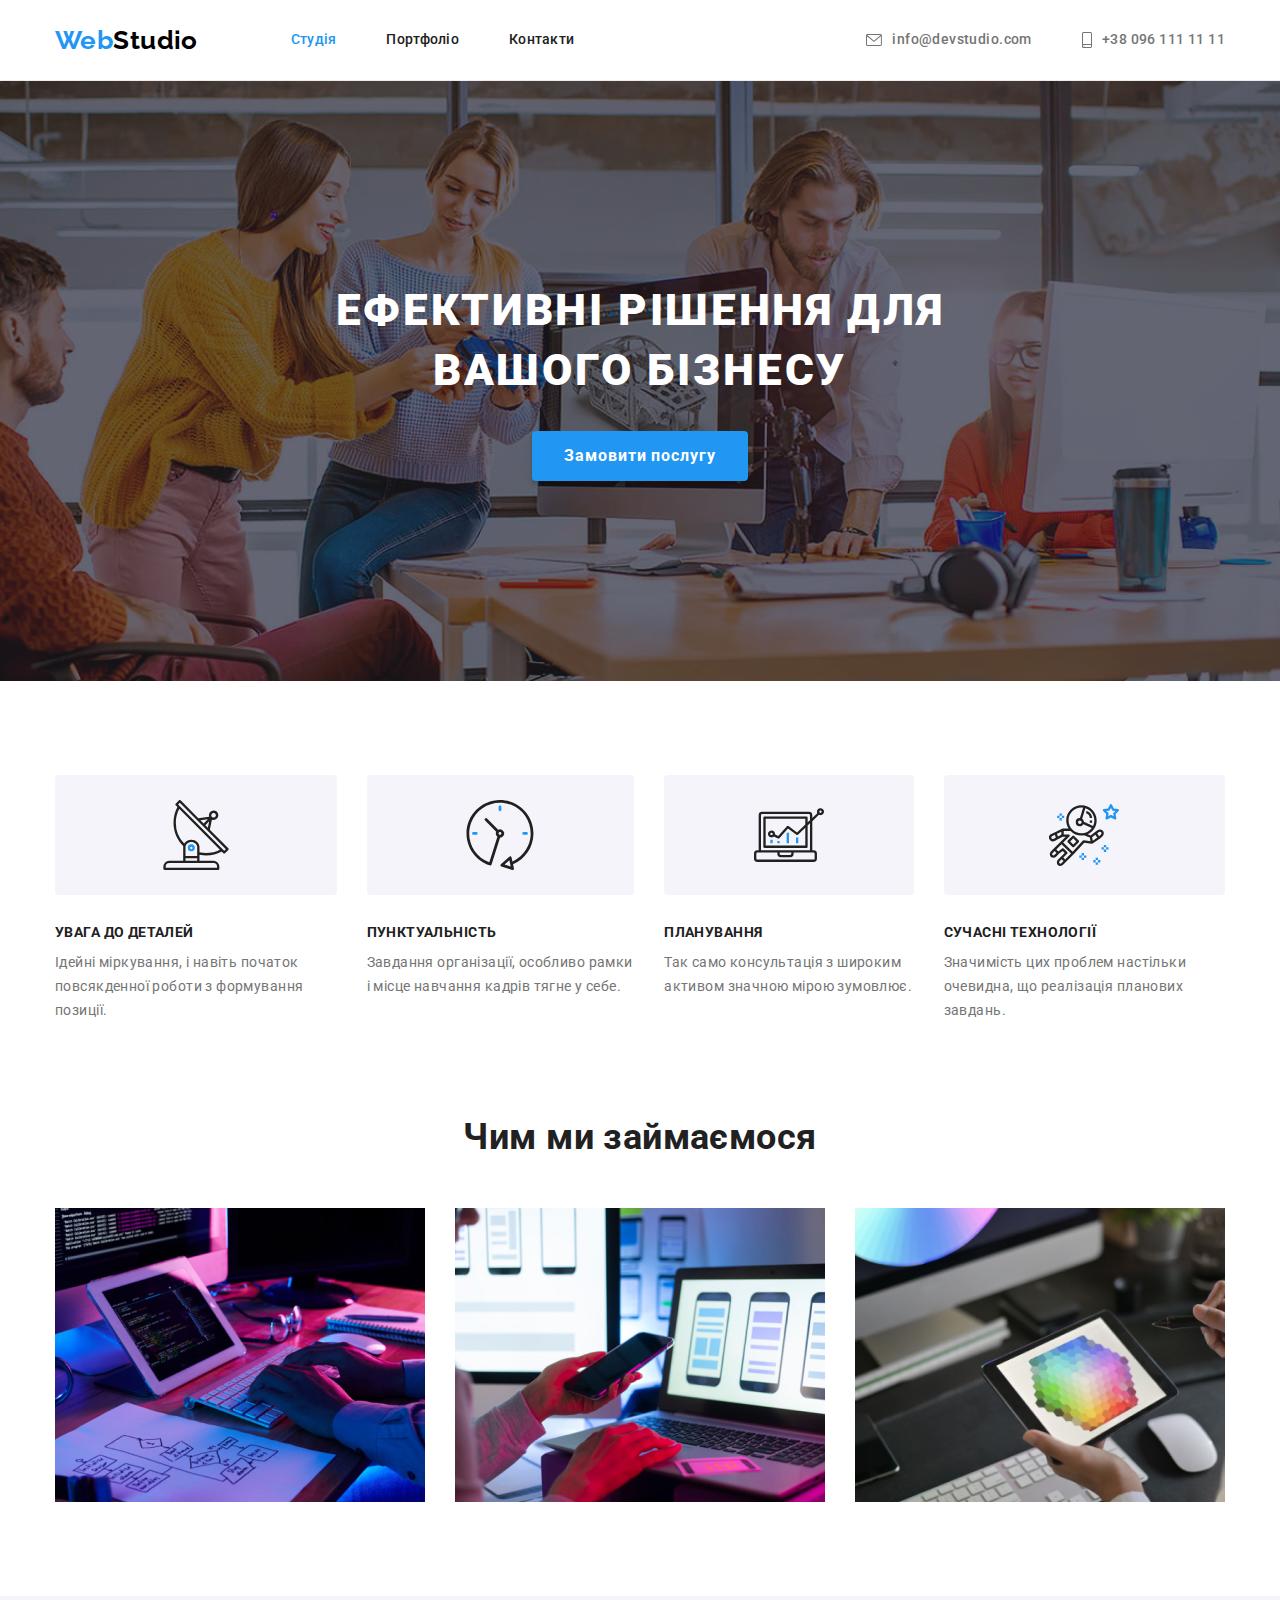
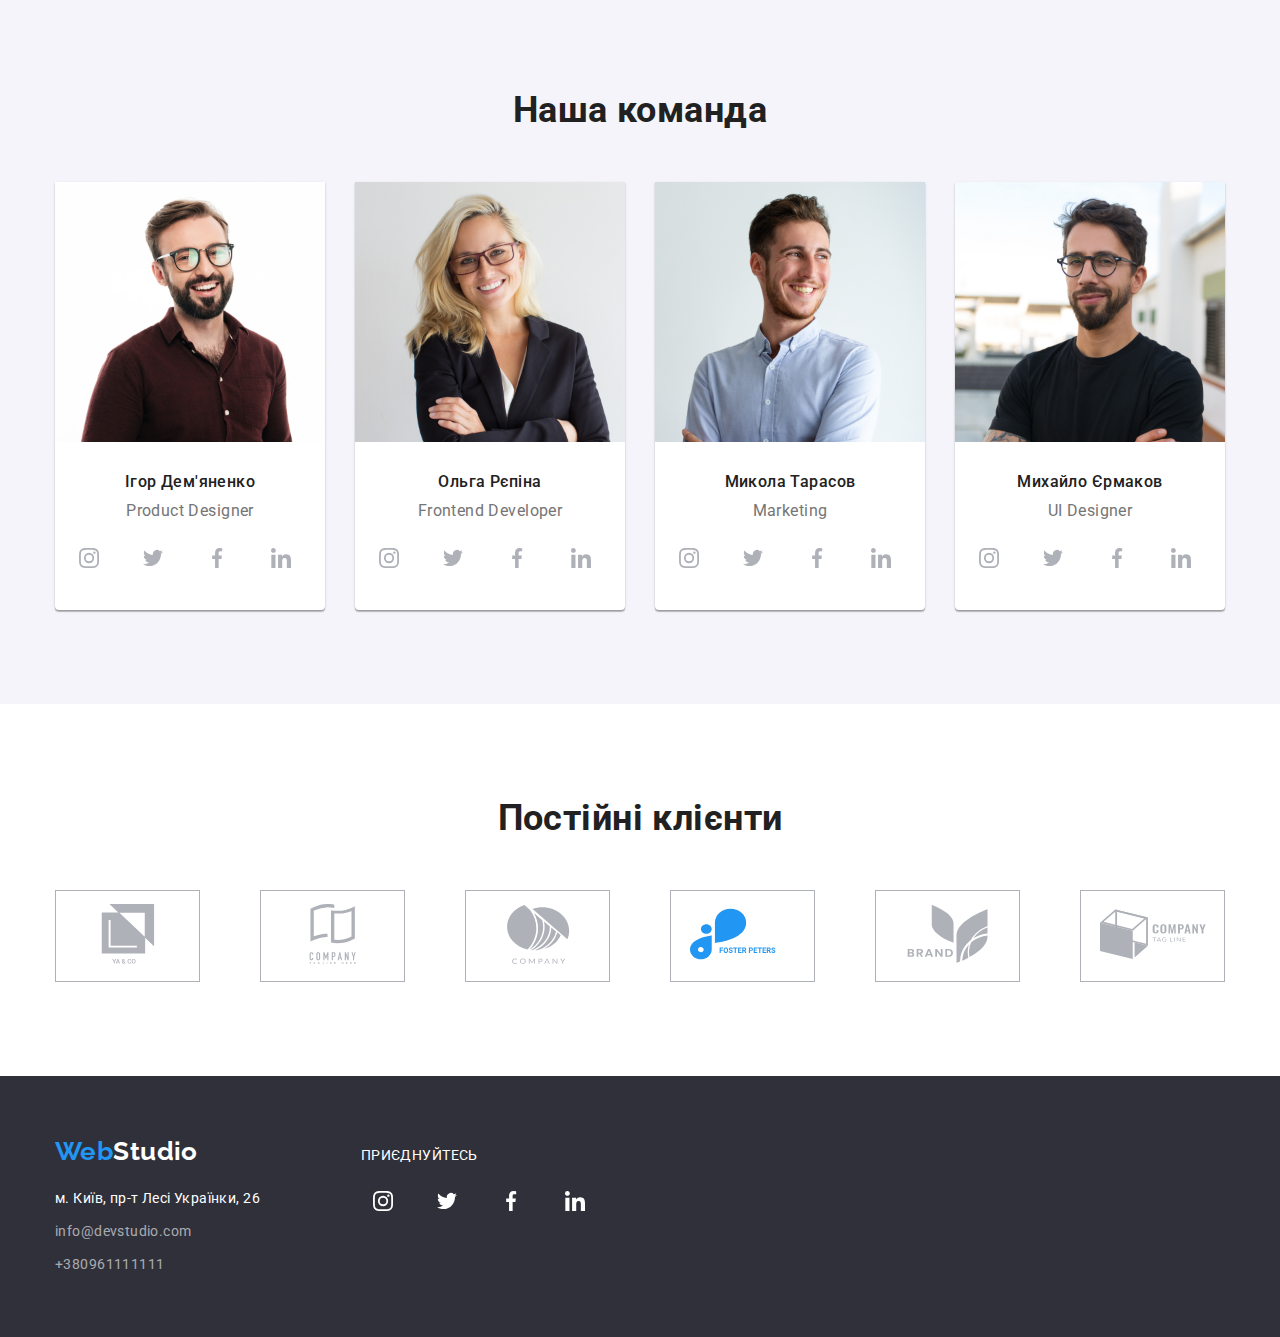
<file: index.html>
<!DOCTYPE html>
<html lang="en">
  <head>
    <meta charset="UTF-8" />
    <meta http-equiv="X-UA-Compatible" content="IE=edge" />
    <meta name="viewport" content="width=device-width, initial-scale=1.0" />
    <title>Document</title>
    <link rel="preconnect" href="https://fonts.googleapis.com" />
    <link rel="preconnect" href="https://fonts.gstatic.com" crossorigin />
    <link
      href="https://fonts.googleapis.com/css2?family=Raleway:wght@700&family=Roboto:wght@400;500;700;900&display=swap"
      rel="stylesheet"
    />
    <link
      rel="stylesheet"
      href="https://cdnjs.cloudflare.com/ajax/libs/modern-normalize/1.1.0/modern-normalize.min.css"
    />
    <link rel="stylesheet" href="./css/styles.css" />
  </head>
  <body>
    <header class="page-header">
      <div class="container">
        <nav class="nav">
          <a href="./index.html" class="logo-web"
            >Web<span class="logo-studio">Studio</span></a
          >
          <ul class="site-nav list">
            <li class="item">
              <a href="./index.html" class="link current">Студія</a>
            </li>
            <li class="item">
              <a href="./portfolio.html" class="link">Портфоліо</a>
            </li>
            <li class="item"><a href="" class="link">Контакти</a></li>
          </ul>
        </nav>

        <ul class="auth-nav list">
          <li class="item">
            <a href="mailto:info@devstudio.com" class="link">
              <svg class="icon-mail">
                <use href="./img/sprite.svg#icon-mail"></use></svg
              >info@devstudio.com
            </a>
          </li>
          <li class="item">
            <a href="tel:+380961111111" class="link">
              <svg class="icon-phone">
                <use href="./img/sprite.svg#icon-phone"></use></svg
              >+38 096 111 11 11</a
            >
          </li>
        </ul>
      </div>
    </header>
    <main>
      <section class="hero">
        <div class="container">
          <h1 class="hero-title">Ефективні рішення для вашого бізнесу</h1>
          <button type="button" class="button primary">Замовити послугу</button>
        </div>
      </section>

      <section class="section">
        <div class="container">
          <h2 class="section-title visually-hidden">
            Приклади ефективних рішень
          </h2>
          <ul class="feature-list list">
            <li class="item">
              <div class="icons">
                <svg class="icon" width="70" hight="70">
                  <use href="./img/sprite.svg#icon-antenna"></use>
                </svg>
              </div>

              <h3 class="title">Увага до деталей</h3>
              <p class="text">
                Ідейні міркування, і навіть початок повсякденної роботи з
                формування позиції.
              </p>
            </li>
            <li class="item">
              <div class="icons">
                <svg class="icon" width="70" hight="70">
                  <use href="./img/sprite.svg#icon-clock"></use>
                </svg>
              </div>

              <h3 class="title">Пунктуальність</h3>
              <p class="text">
                Завдання організації, особливо рамки і місце навчання кадрів
                тягне у себе.
              </p>
            </li>
            <li class="item">
              <div class="icons">
                <svg class="icon" width="70" hight="70">
                  <use href="./img/sprite.svg#icon-diagram"></use>
                </svg>
              </div>

              <h3 class="title">Планування</h3>
              <p class="text">
                Так само консультація з широким активом значною мірою зумовлює.
              </p>
            </li>
            <li class="item">
              <div class="icons">
                <svg class="icon" width="70" height="70">
                  <use href="./img/sprite.svg#icon-astronaut"></use>
                </svg>
              </div>

              <h3 class="title">Сучасні технології</h3>
              <p class="text">
                Значимість цих проблем настільки очевидна, що реалізація
                планових завдань.
              </p>
            </li>
          </ul>
        </div>
      </section>

      <section class="section work">
        <div class="container">
          <h2 class="section-title ex">Чим ми займаємося</h2>
          <ul class="examples list">
            <li class="item">
              <img src="./img/box1.jpg" alt="Створення сайтів" width="370" />
            </li>
            <li class="item">
              <img src="./img/img.jpg" alt="Розробка додатків" width="370" />
            </li>
            <li class="item">
              <img src="./img/box3.jpg" alt="Дизайн" width="370" />
            </li>
          </ul>
        </div>
      </section>

      <section class="section teems">
        <div class="container">
          <h2 class="section-title stuffs">Наша команда</h2>
          <ul class="teem list">
            <li class="stuff">
              <img src="./img/2(2).jpg" alt="Фото" width="270" />
              <div class="stuff-name">
                <h3 class="title">Ігор Дем'яненко</h3>
                <p class="title-stuff">Product Designer</p>
                <ul class="s-links list">
                  <li class="item">
                    <a href="https://www.instagram.com/" class="link">
                      <svg class="icon-sl">
                        <use href="./img/sprite.svg#icon-instagram"></use>
                      </svg>
                    </a>
                  </li>
                  <li class="item">
                    <a href="https://www.twitter.com/" class="link">
                      <svg class="icon-sl">
                        <use href="./img/sprite.svg#icon-twitter"></use>
                      </svg>
                    </a>
                  </li>
                  <li class="item">
                    <a href="https://www.facebook.com/" class="link">
                      <svg class="icon-sl">
                        <use href="./img/sprite.svg#icon-facebook"></use>
                      </svg>
                    </a>
                  </li>
                  <li class="item">
                    <a href="https://www.linkedin.com/" class="link">
                      <svg class="icon-sl">
                        <use href="./img/sprite.svg#icon-linkedin"></use>
                      </svg>
                    </a>
                  </li>
                </ul>
              </div>
            </li>
            <li class="stuff">
              <img src="./img/2(1).jpg" alt="Фото" width="270" />
              <div class="stuff-name">
                <h3 class="title">Ольга Рєпіна</h3>
                <p class="title-stuff">Frontend Developer</p>

                <ul class="s-links list">
                  <li class="item">
                    <a href="https://www.instagram.com/" class="link">
                      <svg class="icon-sl">
                        <use href="./img/sprite.svg#icon-instagram"></use>
                      </svg>
                    </a>
                  </li>
                  <li class="item">
                    <a href="https://www.twitter.com/" class="link">
                      <svg class="icon-sl">
                        <use href="./img/sprite.svg#icon-twitter"></use>
                      </svg>
                    </a>
                  </li>
                  <li class="item">
                    <a href="https://www.facebook.com/" class="link">
                      <svg class="icon-sl">
                        <use href="./img/sprite.svg#icon-facebook"></use>
                      </svg>
                    </a>
                  </li>
                  <li class="item">
                    <a href="https://www.linkedin.com/" class="link">
                      <svg class="icon-sl">
                        <use href="./img/sprite.svg#icon-linkedin"></use>
                      </svg>
                    </a>
                  </li>
                </ul>
              </div>
            </li>
            <li class="stuff">
              <img src="./img/4(2).jpg" alt="Фото" width="270" />
              <div class="stuff-name">
                <h3 class="title">Микола Тарасов</h3>
                <p class="title-stuff">Marketing</p>
                <ul class="s-links list">
                  <li class="item">
                    <a href="https://www.instagram.com/" class="link">
                      <svg class="icon-sl">
                        <use href="./img/sprite.svg#icon-instagram"></use>
                      </svg>
                    </a>
                  </li>
                  <li class="item">
                    <a href="https://www.twitter.com/" class="link">
                      <svg class="icon-sl">
                        <use href="./img/sprite.svg#icon-twitter"></use>
                      </svg>
                    </a>
                  </li>
                  <li class="item">
                    <a href="https://www.facebook.com/" class="link">
                      <svg class="icon-sl">
                        <use href="./img/sprite.svg#icon-facebook"></use>
                      </svg>
                    </a>
                  </li>
                  <li class="item">
                    <a href="https://www.linkedin.com/" class="link">
                      <svg class="icon-sl">
                        <use href="./img/sprite.svg#icon-linkedin"></use>
                      </svg>
                    </a>
                  </li>
                </ul>
              </div>
            </li>
            <li class="stuff">
              <img src="./img/4(1).jpg" alt="Фото" width="270" />
              <div class="stuff-name">
                <h3 class="title">Михайло Єрмаков</h3>
                <p class="title-stuff">UI Designer</p>
                <ul class="s-links list">
                  <li class="item">
                    <a href="https://www.instagram.com/" class="link">
                      <svg class="icon-sl">
                        <use href="./img/sprite.svg#icon-instagram"></use>
                      </svg>
                    </a>
                  </li>
                  <li class="item">
                    <a href="https://www.twitter.com/" class="link">
                      <svg class="icon-sl">
                        <use href="./img/sprite.svg#icon-twitter"></use>
                      </svg>
                    </a>
                  </li>
                  <li class="item">
                    <a href="https://www.facebook.com/" class="link">
                      <svg class="icon-sl">
                        <use href="./img/sprite.svg#icon-facebook"></use>
                      </svg>
                    </a>
                  </li>
                  <li class="item">
                    <a href="https://www.linkedin.com/" class="link">
                      <svg class="icon-sl">
                        <use href="./img/sprite.svg#icon-linkedin"></use>
                      </svg>
                    </a>
                  </li>
                </ul>
              </div>
            </li>
          </ul>
        </div>
      </section>
      <section class="clients">
        <div class="container">
          <h2 class="section-title">Постійні клієнти</h2>
          <ul class="item list">
            <li class="name">
              <a href="">
                <svg class="client">
                  <use href="./img/sprite.svg#icon-client1"></use>
                </svg>
              </a>
            </li>
            <li class="name">
              <a href="">
                <svg class="client">
                  <use href="./img/sprite.svg#icon-client2"></use>
                </svg>
              </a>
            </li>
            <li class="name">
              <a href="">
                <svg class="client">
                  <use href="./img/sprite.svg#icon-client3"></use>
                </svg>
              </a>
            </li>
            <li class="name">
              <a href="">
                <svg class="client">
                  <use href="./img/sprite.svg#icon-client4"></use>
                </svg>
              </a>
            </li>
            <li class="name">
              <a href="">
                <svg class="client">
                  <use href="./img/sprite.svg#icon-client5"></use>
                </svg>
              </a>
            </li>
            <li class="name">
              <a href="">
                <svg class="client">
                  <use href="./img/sprite.svg#icon-client6"></use>
                </svg>
              </a>
            </li>
          </ul>
        </div>
      </section>
    </main>

    <footer class="footer">
      <div class="container">
        <div>
          <a href="./index.html" class="logo-web"
            >Web<span class="logo-studio">Studio</span></a
          >
          <address class="adress-list">
            <ul class="adress list">
              <li class="item">
                <a
                  href="https://goo.gl/maps/kBUqozYKJx82z9vv9"
                  target="_blank"
                  rel="noreferrel noopener"
                  class="adress-link"
                  >м. Київ, пр-т Лесі Українки, 26</a
                >
              </li>
              <li class="item">
                <a href="mailto:info@devstudio.com" class="adress-auth"
                  >info@devstudio.com</a
                >
              </li>
              <li class="item">
                <a href="tel:+380961111111" class="adress-auth"
                  >+380961111111</a
                >
              </li>
            </ul>
          </address>
        </div>
        <div class="social-link">
          <p class="footer-item">Приєднуйтесь</p>
          <ul class="s-links list">
            <li class="item">
              <a href="https://www.instagram.com/" class="link sl">
                <svg class="icon-sl">
                  <use href="./img/sprite.svg#icon-instagram"></use>
                </svg>
              </a>
            </li>
            <li class="item">
              <a href="https://www.twitter.com/" class="link sl">
                <svg class="icon-sl">
                  <use href="./img/sprite.svg#icon-twitter"></use>
                </svg>
              </a>
            </li>
            <li class="item">
              <a href="https://www.facebook.com/" class="link sl">
                <svg class="icon-sl">
                  <use href="./img/sprite.svg#icon-facebook"></use>
                </svg>
              </a>
            </li>
            <li class="item">
              <a href="https://www.linkedin.com/" class="link sl">
                <svg class="icon-sl">
                  <use href="./img/sprite.svg#icon-linkedin"></use>
                </svg>
              </a>
            </li>
          </ul>
        </div>
      </div>
    </footer>
  </body>
</html>
</file>
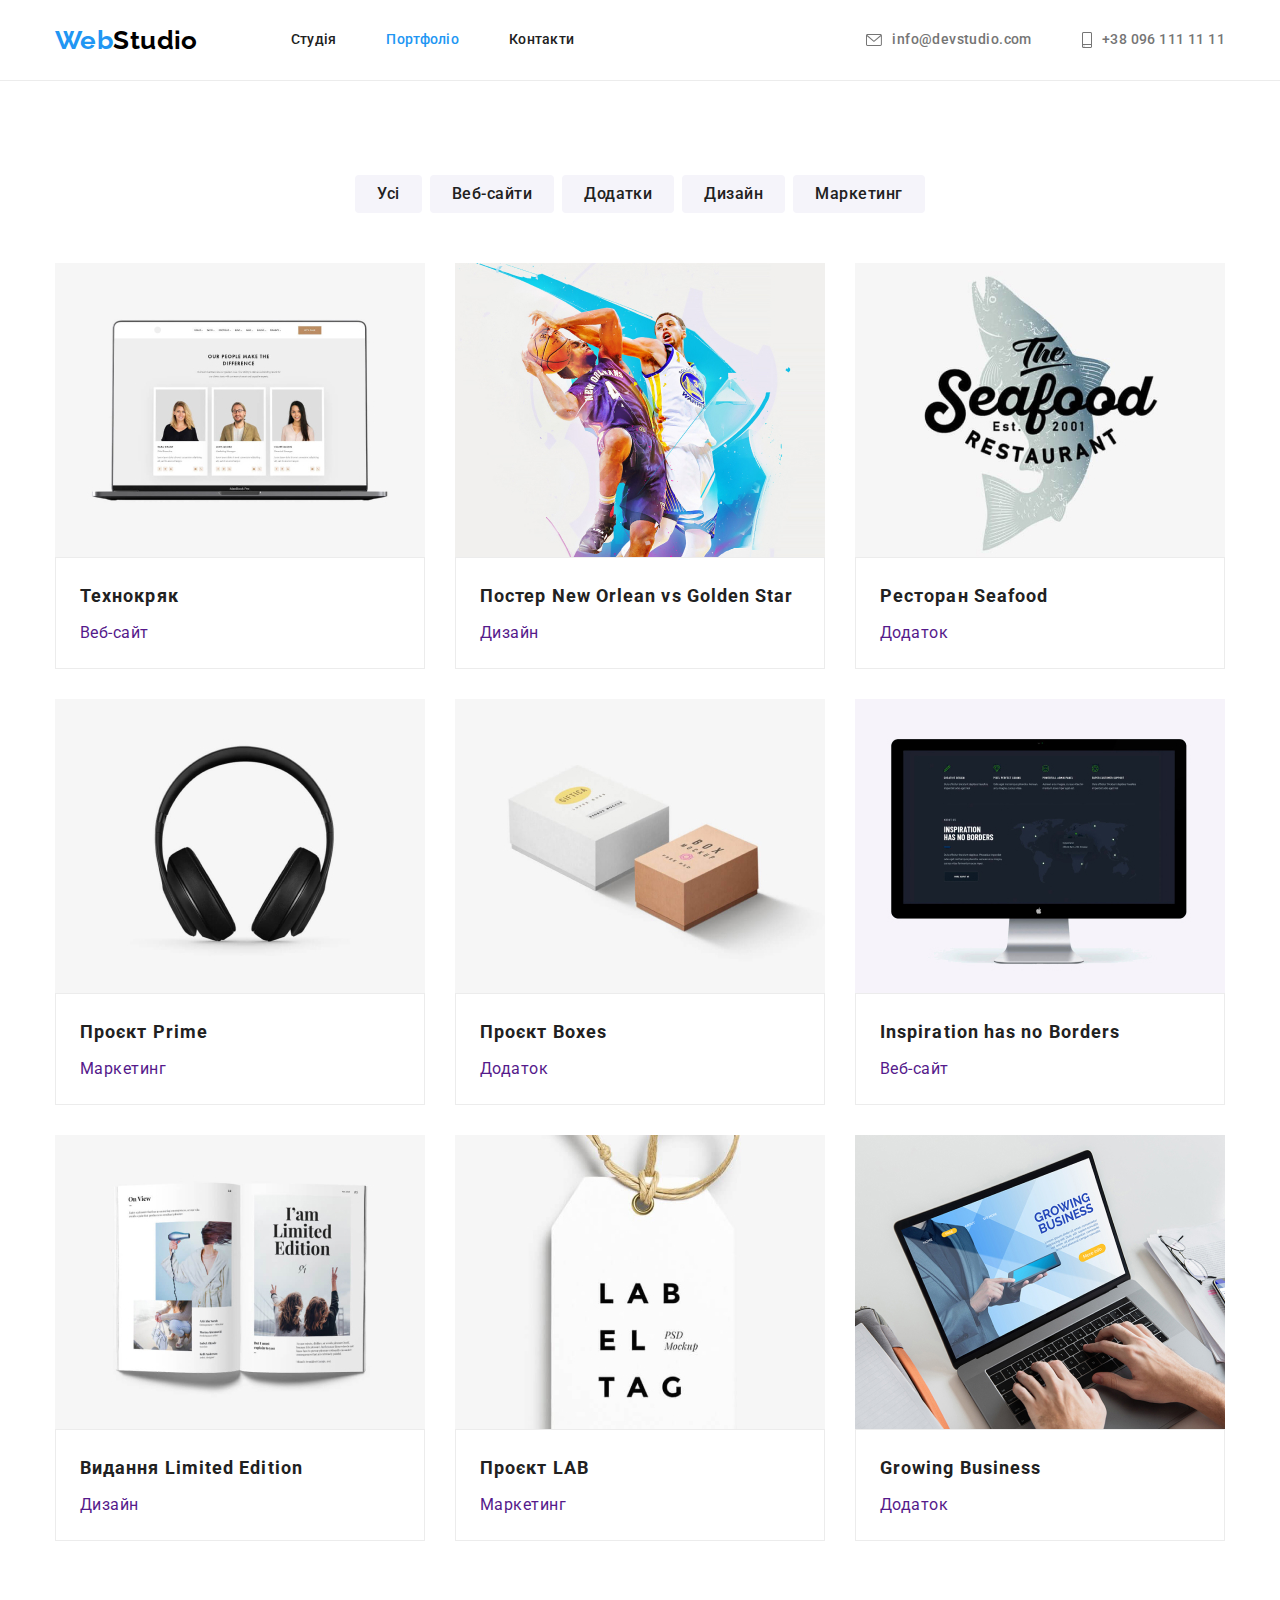
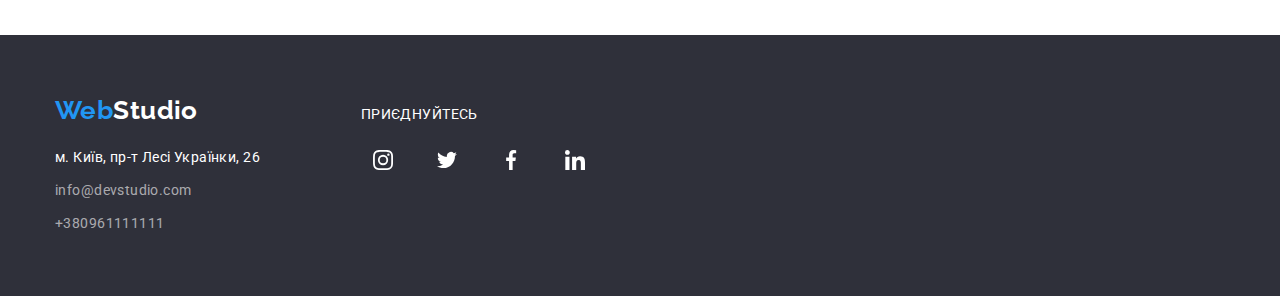
<file: portfolio.html>
<!DOCTYPE html>
<html lang="en">
  <head>
    <meta charset="UTF-8" />
    <meta http-equiv="X-UA-Compatible" content="IE=edge" />
    <meta name="viewport" content="width=device-width, initial-scale=1.0" />
    <title>Document</title>
    <link rel="preconnect" href="https://fonts.googleapis.com" />
    <link rel="preconnect" href="https://fonts.gstatic.com" crossorigin />
    <link
      href="https://fonts.googleapis.com/css2?family=Raleway:wght@700&family=Roboto:wght@400;500;700;900&display=swap"
      rel="stylesheet"
    />
    <link
      rel="stylesheet"
      href="https://cdnjs.cloudflare.com/ajax/libs/modern-normalize/1.1.0/modern-normalize.min.css"
    />
    <link rel="stylesheet" href="./css/styles.css" />
  </head>
  <body>
    <header class="page-header">
      <div class="container">
        <nav class="nav">
          <a href="./index.html" class="logo-web"
            >Web<span class="logo-studio">Studio</span></a
          >

          <ul class="site-nav list">
            <li class="item">
              <a href="./index.html" class="link">Студія</a>
            </li>
            <li class="item">
              <a href="./portfolio.html" class="link current">Портфоліо</a>
            </li>
            <li class="item"><a href="" class="link">Контакти</a></li>
          </ul>
        </nav>

        <ul class="auth-nav list">
          <li class="item">
            <a href="mailto:info@devstudio.com" class="link">
              <svg class="icon-mail">
                <use href="./img/sprite.svg#icon-mail"></use></svg
              >info@devstudio.com
            </a>
          </li>
          <li class="item">
            <a href="tel:+380961111111" class="link">
              <svg class="icon-phone">
                <use href="./img/sprite.svg#icon-phone"></use></svg
              >+38 096 111 11 11</a
            >
          </li>
        </ul>
      </div>
    </header>
    <main>
      <section class="section">
        <div class="container">
          <h1 class="section-title-portfolio visually-hidden">Проекти</h1>
          <ul class="button-nav list">
            <li><button type="button" class="button secondary">Усі</button></li>
            <li>
              <button type="button" class="button secondary">Веб-сайти</button>
            </li>
            <li>
              <button type="button" class="button secondary">Додатки</button>
            </li>
            <li>
              <button type="button" class="button secondary">Дизайн</button>
            </li>
            <li>
              <button type="button" class="button secondary">Маркетинг</button>
            </li>
          </ul>

          <ul class="project list">
            <li class="project-name">
              <a href="" class="link">
                <img src="./img/2-1.jpg" alt="Фото" width="370" />
                <div class="title-name">
                  <h2 class="title">Технокряк</h2>
                  <p class="title-project">Веб-сайт</p>
                </div>
              </a>
            </li>
            <li class="project-name">
              <a href="" class="link">
                <img src="./img/2-2.jpg" alt="Фото" width="370" />
                <div class="title-name">
                  <h2 class="title">Постер New Orlean vs Golden Star</h2>
                  <p class="title-project">Дизайн</p>
                </div>
              </a>
            </li>
            <li class="project-name">
              <a href="" class="link">
                <img src="./img/2-3.jpg" alt="Фото" width="370" />
                <div class="title-name">
                  <h2 class="title">Ресторан Seafood</h2>
                  <p class="title-project">Додаток</p>
                </div>
              </a>
            </li>
            <li class="project-name">
              <a href="" class="link">
                <img src="./img/2-4.jpg" alt="Фото" width="370" />
                <div class="title-name">
                  <h2 class="title">Проєкт Prime</h2>
                  <p class="title-project">Маркетинг</p>
                </div>
              </a>
            </li>
            <li class="project-name">
              <a href="" class="link">
                <img src="./img/2-5.jpg" alt="Фото" width="370" />
                <div class="title-name">
                  <h2 class="title">Проєкт Boxes</h2>
                  <p class="title-project">Додаток</p>
                </div>
              </a>
            </li>
            <li class="project-name">
              <a href="" class="link">
                <img src="./img/2-6.jpg" alt="Фото" width="370" />
                <div class="title-name">
                  <h2 class="title">Inspiration has no Borders</h2>
                  <p class="title-project">Веб-сайт</p>
                </div>
              </a>
            </li>
            <li class="project-name">
              <a href="" class="link">
                <img src="./img/2-7.jpg" alt="Фото" width="370" />
                <div class="title-name">
                  <h2 class="title">Видання Limited Edition</h2>
                  <p class="title-project">Дизайн</p>
                </div>
              </a>
            </li>
            <li class="project-name">
              <a href="" class="link">
                <img src="./img/2-8.jpg" alt="Фото" width="370" />
                <div class="title-name">
                  <h2 class="title">Проєкт LAB</h2>
                  <p class="title-project">Маркетинг</p>
                </div>
              </a>
            </li>
            <li class="project-name">
              <a href="" class="link">
                <img src="./img/2-9.jpg" alt="Фото" width="370" />
                <div class="title-name">
                  <h2 class="title">Growing Business</h2>
                  <p class="title-project">Додаток</p>
                </div>
              </a>
            </li>
          </ul>
        </div>
      </section>
    </main>

    <footer class="footer">
      <div class="container">
        <div>
          <a href="./index.html" class="logo-web"
            >Web<span class="logo-studio">Studio</span></a
          >
          <address class="adress-list">
            <ul class="adress list">
              <li class="item">
                <a
                  href="https://goo.gl/maps/kBUqozYKJx82z9vv9"
                  target="_blank"
                  rel="noreferrel noopener"
                  class="adress-link"
                  >м. Київ, пр-т Лесі Українки, 26</a
                >
              </li>
              <li class="item">
                <a href="mailto:info@devstudio.com" class="adress-auth"
                  >info@devstudio.com</a
                >
              </li>
              <li class="item">
                <a href="tel:+380961111111" class="adress-auth"
                  >+380961111111</a
                >
              </li>
            </ul>
          </address>
        </div>
        <div class="social-link">
          <p class="footer-item">Приєднуйтесь</p>
          <ul class="s-links list">
            <li class="item">
              <a href="https://www.instagram.com/" class="link sl">
                <svg class="icon-sl">
                  <use href="./img/sprite.svg#icon-instagram"></use>
                </svg>
              </a>
            </li>
            <li class="item">
              <a href="https://www.twitter.com/" class="link sl">
                <svg class="icon-sl">
                  <use href="./img/sprite.svg#icon-twitter"></use>
                </svg>
              </a>
            </li>
            <li class="item">
              <a href="https://www.facebook.com/" class="link sl">
                <svg class="icon-sl">
                  <use href="./img/sprite.svg#icon-facebook"></use>
                </svg>
              </a>
            </li>
            <li class="item">
              <a href="https://www.linkedin.com/" class="link sl">
                <svg class="icon-sl">
                  <use href="./img/sprite.svg#icon-linkedin"></use>
                </svg>
              </a>
            </li>
          </ul>
        </div>
      </div>
    </footer>
  </body>
</html>
</file>
<file: css/styles.css>
:root{
    --primary-text-color:#757575;
    --title-text-color:#212121;
    --accent:#2196F3;
    --white:#FFFFFF;
    --black:#000000;
    --footer-auth:rgba(255, 255, 255, 0.6);
    --secondary-bgr:#F5F4FA;
    --primary-bgr:#F5F5F5;
    --bgr-footer-hiro:#2F303A;
    --icon-color:#AFB1B8;
}

html{
    box-sizing: border-box;
}

*,
*::before,
*::after{
    box-sizing: inherit;
}


body{
    
 color:var(--primary-text-color); 
 background-color:var(--white); 
 font-family:'Roboto', sans-serif,'Raleway', sans-serif;
 font-size: 14px;
 letter-spacing: 0.03em;
  }

  h1,
  h2,
  h3,
  h4,
  h5,
  h6,
  p{
    margin: 0;
  }
 
  img{
    display: block;
    max-width: 100%;
    height: auto;
  }
  address{
    // или через класс .footer-adress
    font-style: normal;
  }
  button{
    display: block;
    cursor: pointer;
    border: none;
    border-radius: 4px;
  }
.section{
    padding-top: 94px;
    padding-bottom: 94px;
  }
.container{
    width: 1200px;
    padding: 0 15px;
    margin: 0 auto;
    
}
.list{
    list-style: none;
    padding-left: 0;
    margin: 0;
}
.link{
    text-decoration: none;
    // color: inherit;
}
.page-header{
    border-bottom: 1px solid #ECECEC;
}
.page-header .container{
   display: flex; 
   align-items: center;
   
    
}


.nav{
  display: flex; 
  align-items: center; 
    
}

.logo-web{
    margin-right: 93px;
    
    color:var(--accent);
    font-family: 'Raleway';
    text-decoration: none;
font-weight: 700;
font-size: 26px;
line-height: 1.19;


}

.logo-studio{
    
    
    color:var(--black);
    font-family: 'Raleway';
    text-decoration: none;
font-weight: 700;
font-size: 26px;
line-height: 1.19;
}

/* site-nav */
.site-nav{
    display: flex;
    
}

.site-nav .item:not(:last-child){
    margin-right: 50px;
}

.site-nav .link{
    display: block;
    padding-top: 32px;
    padding-bottom: 32px;
    color:var(--title-text-color);
    font-family: 'Roboto';
font-weight: 500;
font-size: 14px;
line-height: 1.14;
letter-spacing: 0.02em;
}

.site-nav{
    list-style-type: none;
}

.site-nav .link:hover,
.site-nav .link:focus{
    color:var(--accent);
}
.site-nav .link.current{
    color: var(--accent);
}

/* auth-nav */
.auth-nav{
   display: flex;
   margin-left: auto;
   
}
 .auth-nav{
    list-style-type: none;
 }   
 .icon-mail{
    width: 16px;
    height: 12px;  
    margin-right: 10px;
    fill: currentColor;
 } 
 .icon-mail:hover,
 .icon-mail:focus{
    fill: var(--accent);
 }  
.icon-phone{
    width: 10px;
    height: 16px;
    margin-right: 10px;
    fill: currentColor;
}
.icon-phone:hover,
.icon-phone:focus{
    fill: var(--accent);
}

.auth-nav .item{
    margin-left: auto;    
}


.auth-nav .item+ .item{
    margin-left: 50px;
}
.auth-nav .link{
    display: flex;
    align-items: center;
    color:var(--primary-text-color) ;
    font-family: 'Roboto';
font-weight: 500;
font-size: 14px;
line-height: 1.14;
}


.auth-nav .link:hover,
.auth-nav .link:focus{
    color:var(--accent) ;
}


/* hero */
.hero{
    padding: 200px 0;
    text-align: center;
    background-color:var(--bgr-footer-hiro);

    max-width: 1600px;
    height: 600px;
    margin-right: auto;
    margin-left: auto;
    background-image: linear-gradient(to right, rgba(47, 48, 58, 0.4), rgba(47, 48, 58, 0.4)), url(../img/hiro.jpg);
    background-repeat: no-repeat;
    background-position: center;
    background-size: cover;
}


.hero-title{
    width: 696px;
    margin: 0 auto;
    margin-bottom: 30px;


    font-family: 'Roboto';
font-style: 400;
font-weight: 900;
font-size: 44px;
line-height: 1.36;

letter-spacing: 0.06em;
text-transform: uppercase;
color:var(--white);
}


/* button */
.button{
    
    color:var(--title-text-color);
    background-color:var(--primary-bgr);
    border-color: transparent;
    display: inline-block;
    border-radius: 4px;
    
}

.button.primary{
    
    padding: 10px 32px;
    min-width: 216px;
    box-shadow: 0px 4px 4px rgba(0, 0, 0, 0.15);
    
    color:var(--white);
    background-color:var(--accent) ;
    font-family: 'Roboto';
font-style: normal;
font-weight: 700;
font-size: 16px;
line-height: 1.88;
align-items: center;

letter-spacing: 0.06em;
cursor: pointer;
}

.button.secondary{
    padding: 6px 22px;
    background-color: var(--secondary-bgr);
    color:var(--title-text-color);
    background-color:var(--secondary-bgr);
    font-family: 'Roboto';
font-style: normal;
font-weight: 500;
font-size: 16px;
line-height: 1.62;
letter-spacing: 0.03em;
cursor: pointer;

}


.button.secondary:hover,
.button.secondary:focus{
    box-shadow: 10px 10px 8px 2px rgba(0, 0, 0, 0.3);
    color:var(--white) ;
    background-color:var(--accent) ;
    
}


.button-nav{
    display: flex;
    justify-content: center;
    margin-bottom: 50px;
    gap: 8px;

    
  }
.button-nav .button.secondary:not(:last-child){
    margin-right: 8px;
}

/* section-title */


.section.no-padding{
  padding-top: 0;  
}

.section-title{
    
    margin-bottom: 50px;
    color:var(--title-text-color) ;
  font-weight: 700;
font-size: 36px;
line-height: 1.16;
text-align: center;
}

.section-title-portfolio{
    margin-top: 0;
    margin-bottom: 0;
}

.visually-hidden {
    
    position: absolute;
    width: 1px;
    height: 1px;
    margin: -1px;
    border: 0;
    padding: 0;
        white-space: nowrap;
    clip-path: inset(100%);
    clip: rect(0 0 0 0);
    overflow: hidden;
  }

/* feature-list */
.feature-list .title{
    margin-top: 0;
    margin-bottom: 10px;
    color:var(--title-text-color) ;
 font-weight: 700;
font-size: 14px;
line-height: 1.14;
text-transform: uppercase;
}

.feature-list .text{
    margin-top: 0;
    margin-bottom: 0;
  font-size: 14px;
line-height: 1.71;
}

.icons{
    margin-bottom: 30px;
    background-color: var(--secondary-bgr);
    display: flex;
    justify-content: center;
    align-items: center;
    height: 120px;
    border-radius: 4px;
}

.icon{
    margin-left: auto;  
    margin-right: auto;
    
}

.feature-list .item:not(:last-child){
    margin-right: 30px;
}

.feature-list{
    display: flex;

    list-style-type: none;
    
   }

.examples{
    display: flex;

    list-style-type: none;
    
}
.ex{
    margin-bottom: 50px;
    
    
}
.examples .item{
   
}
.examples .item+ .item{
    margin-left: 30px;
}
.work{
    padding-top: 0;
}
/* teem */
.section-title.stuffs{
    margin-bottom: 50px;
}
.teem .title{
    
    margin-bottom: 10px;

    color:var(--title-text-color);
    
font-weight: 500;
font-size: 16px;
line-height: 1.19;
text-align: center;

}
.teem .stuff:not(:last-child){
    margin-right: 30px;
}

.teems{
    
    background-color: var(--secondary-bgr)
}
.teem{
    display: flex;
    
    list-style-type: none;
font-weight: 400;
font-size: 16px;
line-height: 1.19;
text-align: center;

}
.teem .title-stuff{
    
}
.stuff{
    background: #FFFFFF;
/* material shadow v1 */

box-shadow: 0px 1px 3px rgba(0, 0, 0, 0.12), 0px 1px 1px rgba(0, 0, 0, 0.14), 0px 2px 1px rgba(0, 0, 0, 0.2);
border-radius: 0px 0px 4px 4px;

}
.stuff-name{
    padding: 30px 0;
}
.s-links{
    display: flex;
    margin-top: 16px;
    justify-content: center;
}


.s-links .item{
    margin-right: 10px;
}
.s-links .item:last-child{
    margin-right: 0;
}
.s-links .link{
    display: flex;
    justify-content: center;
    align-items: center;
    color: var(--icon-color);
    width: 44px;
    height: 44px;
    border-radius: 50%;
    border: none;
    margin-right: 10px;
}
.s-links .link:hover,
.s-links .link:focus{
    color: var(--white);
    background-color: var(--accent);
}

.s-links .item:last-child{
    margin-right: 0;
}
.s-links .link.sl{
    color: var(--white);
}
.s-links .link.sl:hover,
.s-links .link.sl:focus{
    background-color: var(--accent);
}

.icon-sl{
    width: 20px;
    height: 20px; 
    fill: currentColor;
    }


/* project */

.project{
    display: flex;
    flex-wrap: wrap;
    gap: 30px;
    
}
.project .link{
    display: block;
    
}
.project .link:hover{
    box-shadow: 5px 5px;
}
.project-name{
    width: 370px;
        
}

.project-name:nth-child(3n){
    margin-right: 0px;
}
.project-name:nth-last-child(-n+3){
    margin-bottom: 0;
}
.project-name .title-name{
    padding: 20px 24px;
    border:1px solid #ECECEC;
}

.project .title{
    
    margin-bottom: 4px;

    color:var(--title-text-color);
    font-weight: 700;
font-size: 18px;
line-height: 2.00;
letter-spacing: 0.06em;
}





    

.project .title-project{
    margin-top: 0;
    font-family: 'Roboto';
font-style: normal;
font-weight: 400;
font-size: 16px;
line-height: 1.88;
letter-spacing: 0.03em;

}
.clients{
    padding-top: 94px;
}
.clients .item{
    display: flex;
    gap: 30px;
    
    
    
}
.clients .name:last-child{
    margin-right: 0;
}
.clients .name{
    width: 170px;
    height: 92px;
    margin-right: 30px;
    border: 1px solid;
    display: flex;
    align-items: center;
    justify-content: center;
    color: var(--icon-color);
    margin-top: auto;
    margin-bottom: 94px;  
}
.clients .name:hover,
.clients .name:focus{
    color:var(--accent);
    background-color: var(--secondary-bgr);
}
.client{
    width: 106px;
    height: 60px;
    fill: currentColor;
}





.adress .adress-link{
    color:var(--white);
    font-weight: 400;
font-size: 14px;
line-height: 1.71;
}

.adress .adress-link:hover,
.adress .adress-link:focus{
    color:var(--accent) ;
}

.adress .adress-auth{
    color:var(--footer-auth);
   font-weight: 400;
font-size: 14px;
line-height: 1.71;
}

.adress .adress-auth:hover,
.adress .adress-auth:focus{
    color:var(--accent) ;
}
.adress{
    
}
.adress-list{
    font-style: normal;
    margin-top: 20px;

}
.link{
    text-decoration: none;
}
.adress-auth{
    text-decoration: none;

font-weight: 400;
font-size: 14px;
line-height: 1.71;
}
.adress-link{
    text-decoration: none;
  font-weight: 400;
font-size: 14px;
line-height: 1.71;
}

.adress .item:not(:last-child){
    margin-bottom: 9px;

}
footer .logo-web{
    text-decoration: none;
    color:var(--accent) ;
    font-family: 'Raleway';
font-weight: 700;
font-size: 26px;
line-height: 1.19;
}
footer .logo-studio{
    text-decoration: none;
    color:var(--white);
    font-family: 'Raleway';
font-weight: 700;
font-size: 26px;
line-height: 1.19;
}

.footer{
    background-color:var(--bgr-footer-hiro) ;
    padding: 60px 0;
}

.footer-link .s-links{
    fill: var(--white);
}
.social-link{
    
    margin-left: 70px;
    

}
.footer-item{
    text-transform: uppercase;
    color: var(--white);
}
.footer .container{
    display: flex;
    align-items: baseline;
}
</file>
